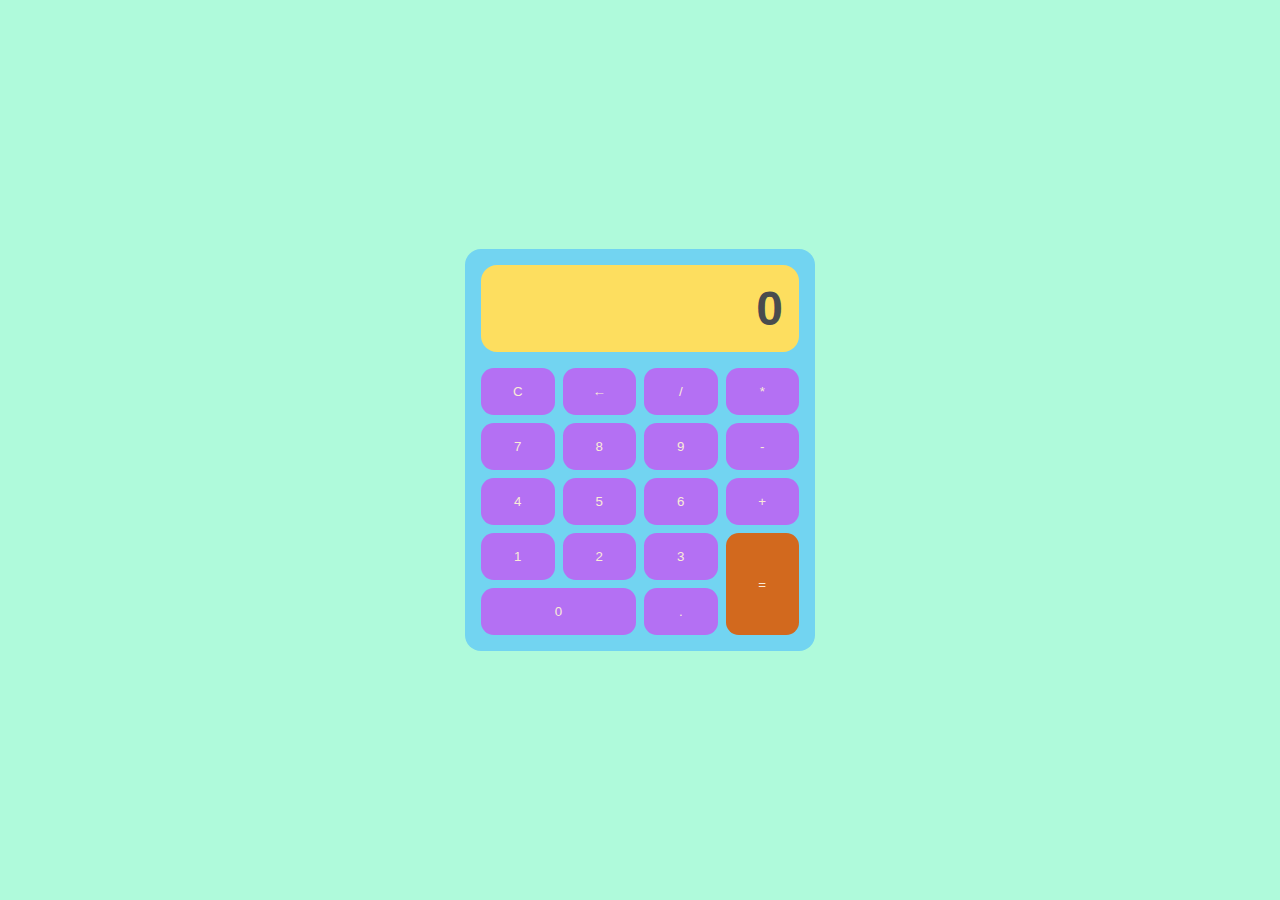
<file: Calculadora/index.html>
<!DOCTYPE html>
<html lang="es">
<head>
    <meta charset="UTF-8">
    <meta name="viewport" content="width=device-width, initial-scale=1.0">
    <title>Calculadora</title>
    <link rel="stylesheet" href="css/style.css">
</head>
<body>
    <div class="calculadora">
        <div class="pantalla">0</div>
        <button id="limpiar" class="boton">C</button>
        <button id="borrar" class="boton">←</button>
        <button class="boton">/</button>
        <button class="boton">*</button>
        <button class="boton">7</button> 
        <button class="boton">8</button>
        <button class="boton">9</button>
        <button class="boton">-</button>
        <button class="boton">4</button>
        <button class="boton">5</button>
        <button class="boton">6</button>
        <button class="boton">+</button>
        <button class="boton">1</button>
        <button class="boton">2</button>
        <button class="boton">3</button>
        <button id="igual" class="boton">=</button>
        <button id="cero" class="boton">0</button>
        <button class="boton">.</button>
        

    </div>




    <script src="./script.js"></script>
</body>
</html>
</file>
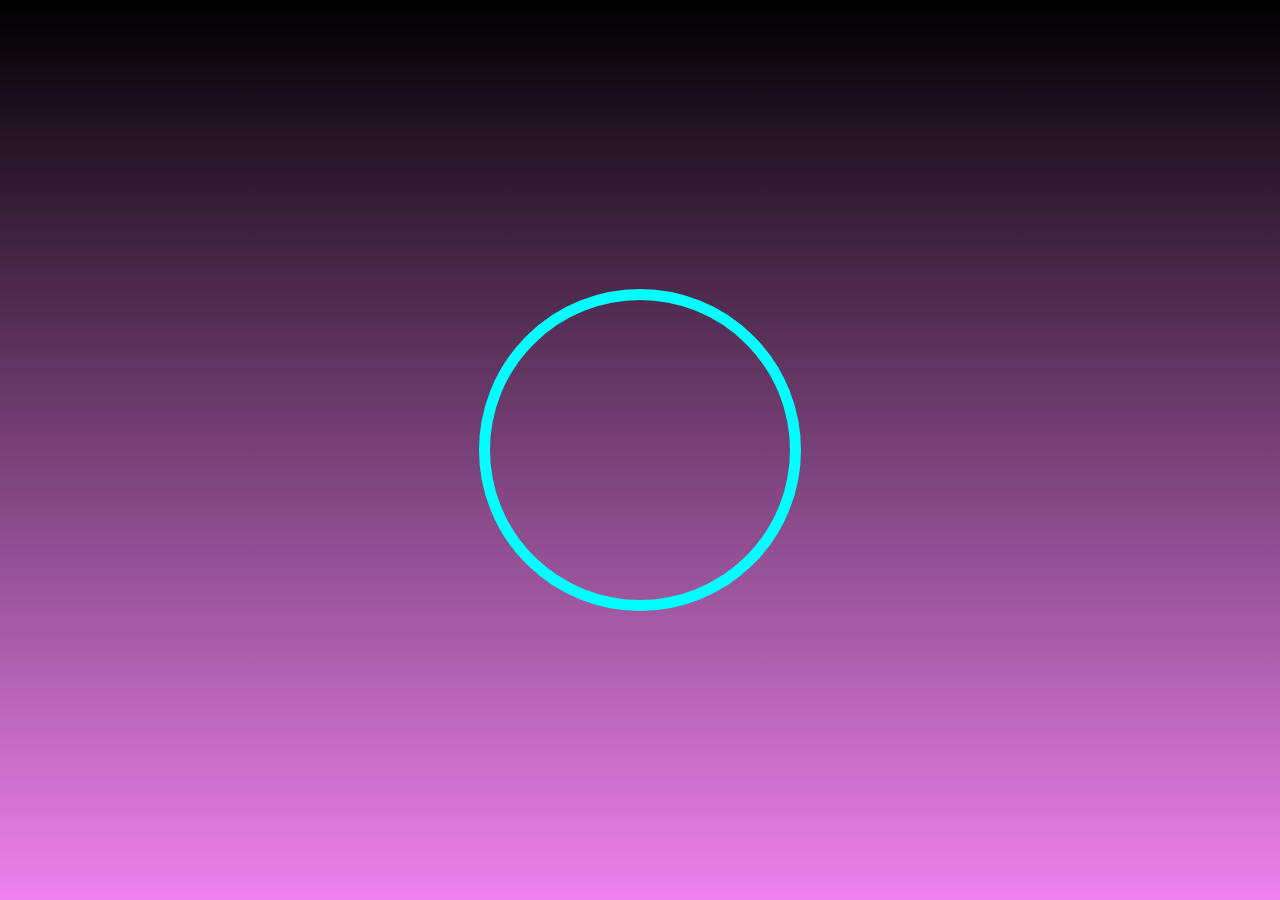
<file: Reloj Digital/index.html>
<!DOCTYPE html>
<html lang="es">
<head>
    <meta charset="UTF-8">
    <meta name="viewport" content="width=device-width, initial-scale=1.0">
    <title>Reloj Digital</title>
    <link rel="stylesheet" href = "css/style.css">
</head>
<body>
     <script src="script.js"></script>
     <div class="reloj"></div>
</body>
</html>
</file>
<file: Calculadora/css/style.css>
*{
    margin: 0;
    padding: 0;
    box-sizing: border-box;
    font-family: sans-serif;
}

body {
    min-height: 100vh;
    background-color: rgb(175, 250, 219);
    display: flex;
    justify-content: center;
    align-items: center;
}

.calculadora{
    background-color: rgb(114, 212, 241);
    color: rgb(73, 76, 78);
    display: grid;
    grid-template-columns: repeat(4, 1fr);
    width: 350px;
    padding: 1rem;
    border-radius: 1rem;
    gap: 0.5rem;
}

.pantalla{
    grid-column: 1/5;
    background-color: rgb(253, 222, 95);
    padding: 1rem;
    font-size: 3rem;
    text-align: right;
    border-radius: 1rem;
    font-weight: 600;
    margin-bottom: 0.5rem;
}

.boton {
    background-color: rgb(180, 112, 243);
    color: antiquewhite;
    border: 0;
    padding: 1rem;
    font-size: 2;
    display: flex;
    justify-content: center;
    align-items: center;
    border-radius: 0.8rem;
    cursor: pointer;
}

.boton:hover{
    background-color: black;
}

#cero{
    grid-column: span 2;
}

#igual{
    grid-row: span 2;
    background-color: chocolate;
}

#igual:hover{
    background-color: blueviolet;
}
</file>
<file: Reloj Digital/css/style.css>
body {
    margin: 0;
    min-height: 100vh;
    display: grid;
    justify-content: center;
    align-items: center;
    background: linear-gradient(black, violet);
}

.reloj {
    border: 0.7rem solid aqua;
    width: 300px;
    height: 300px;
    display: flex;
    justify-content: center;
    align-items: center;
    border-radius: 50vh;
    font-family:'Courier New', Courier, monospace;
    font-size: 3rem;
    color: aqua;
}
</file>
